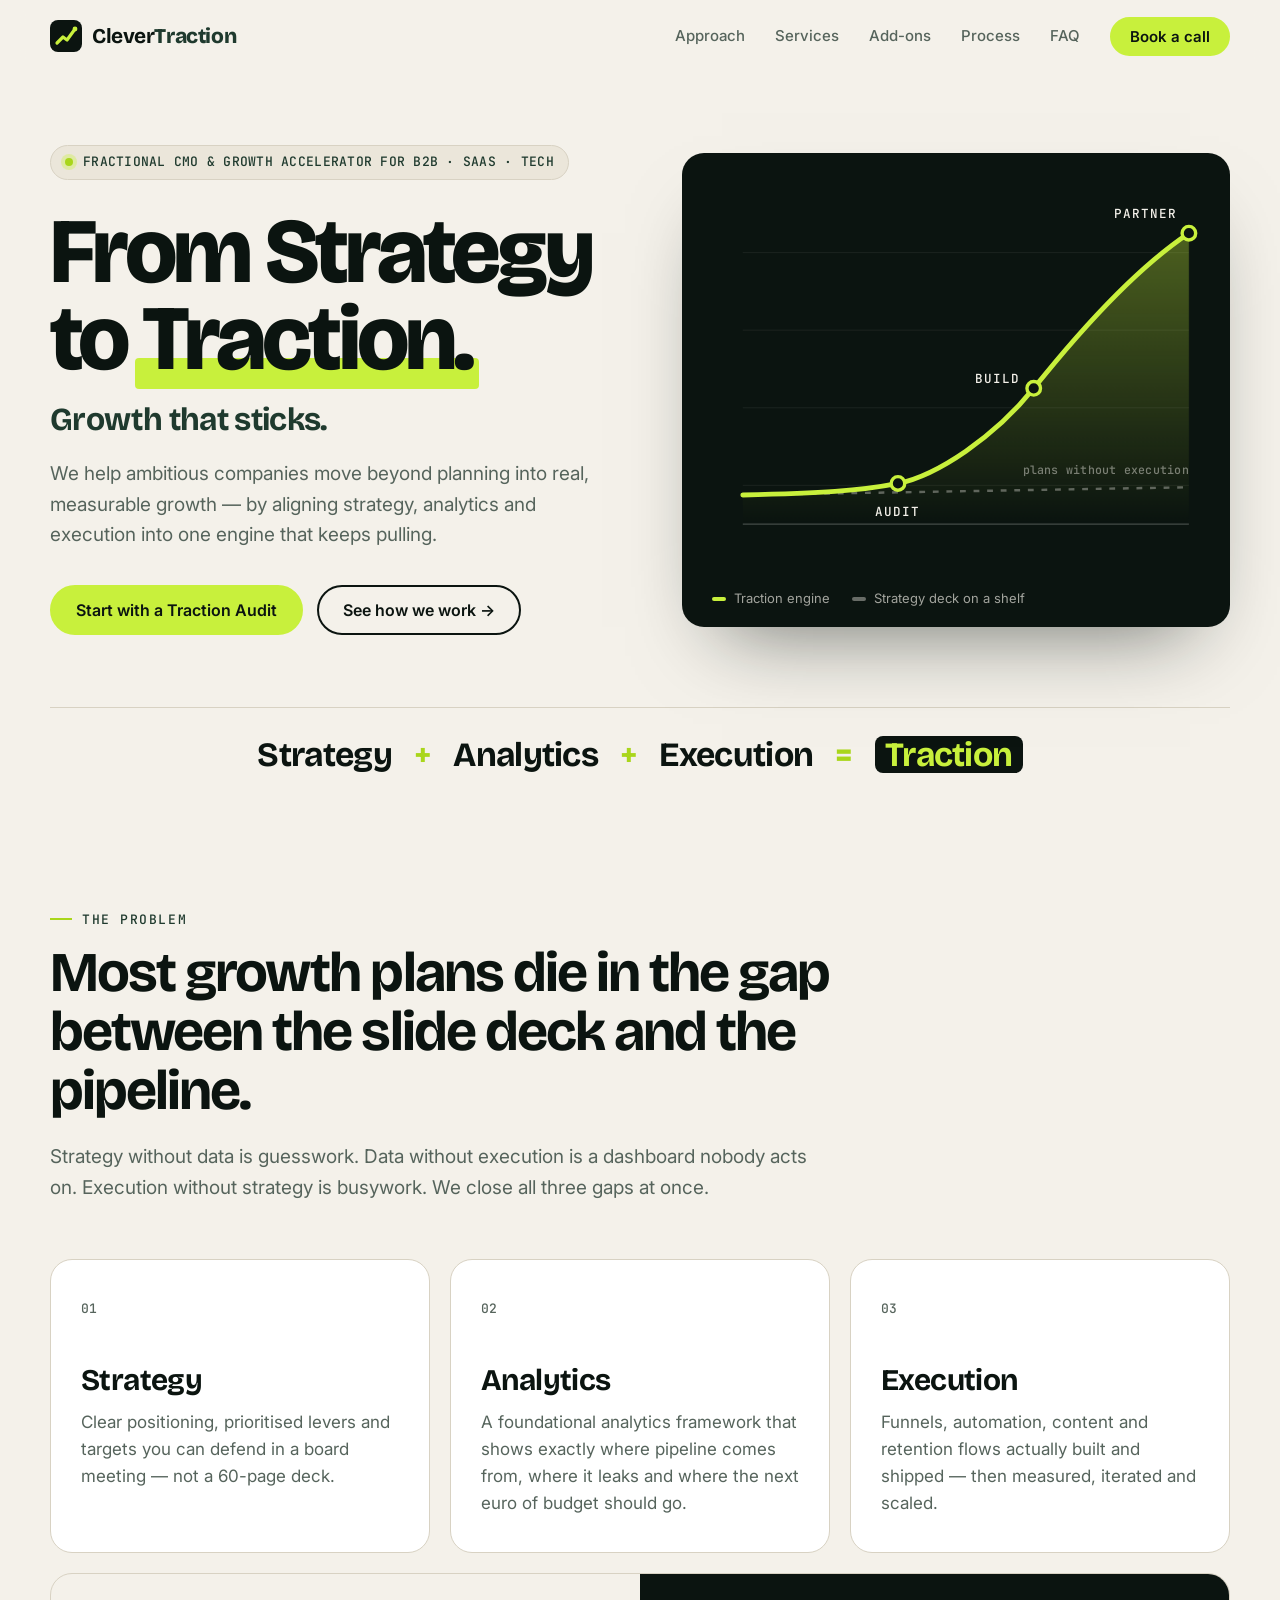
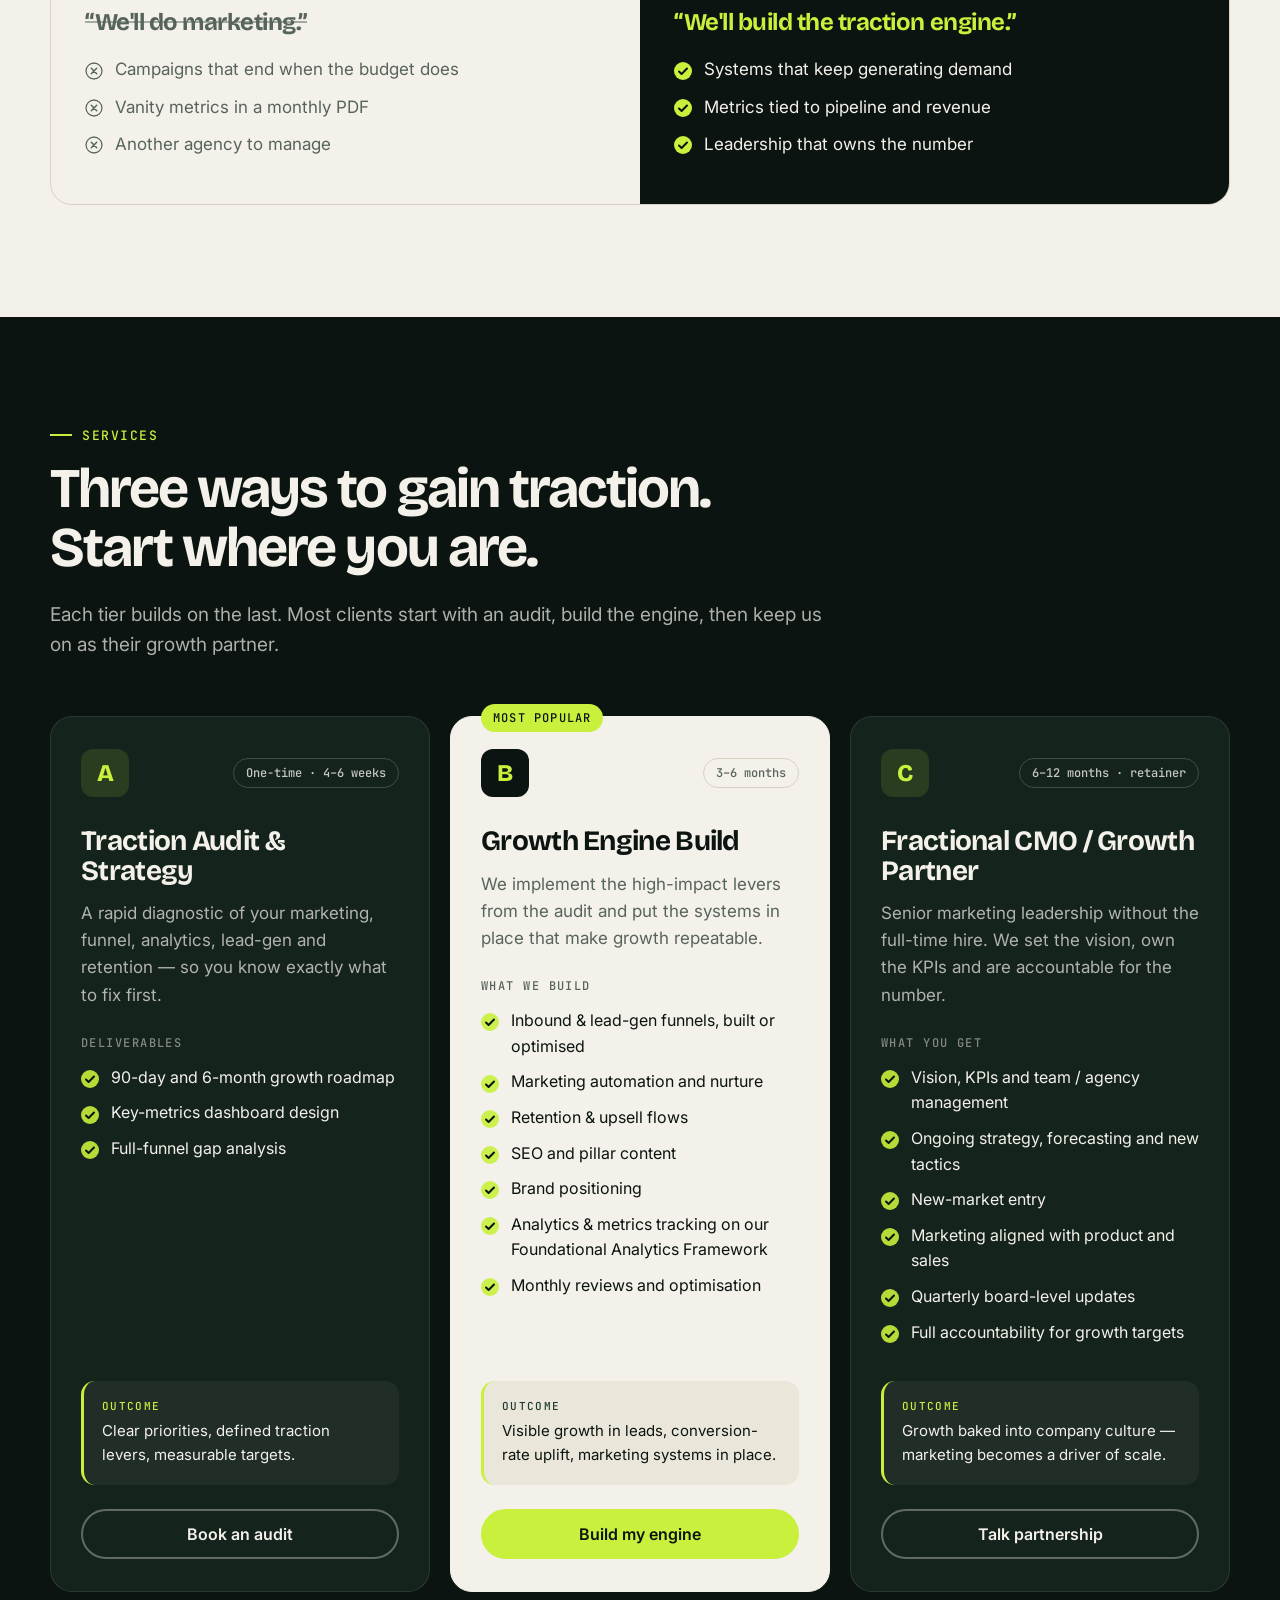
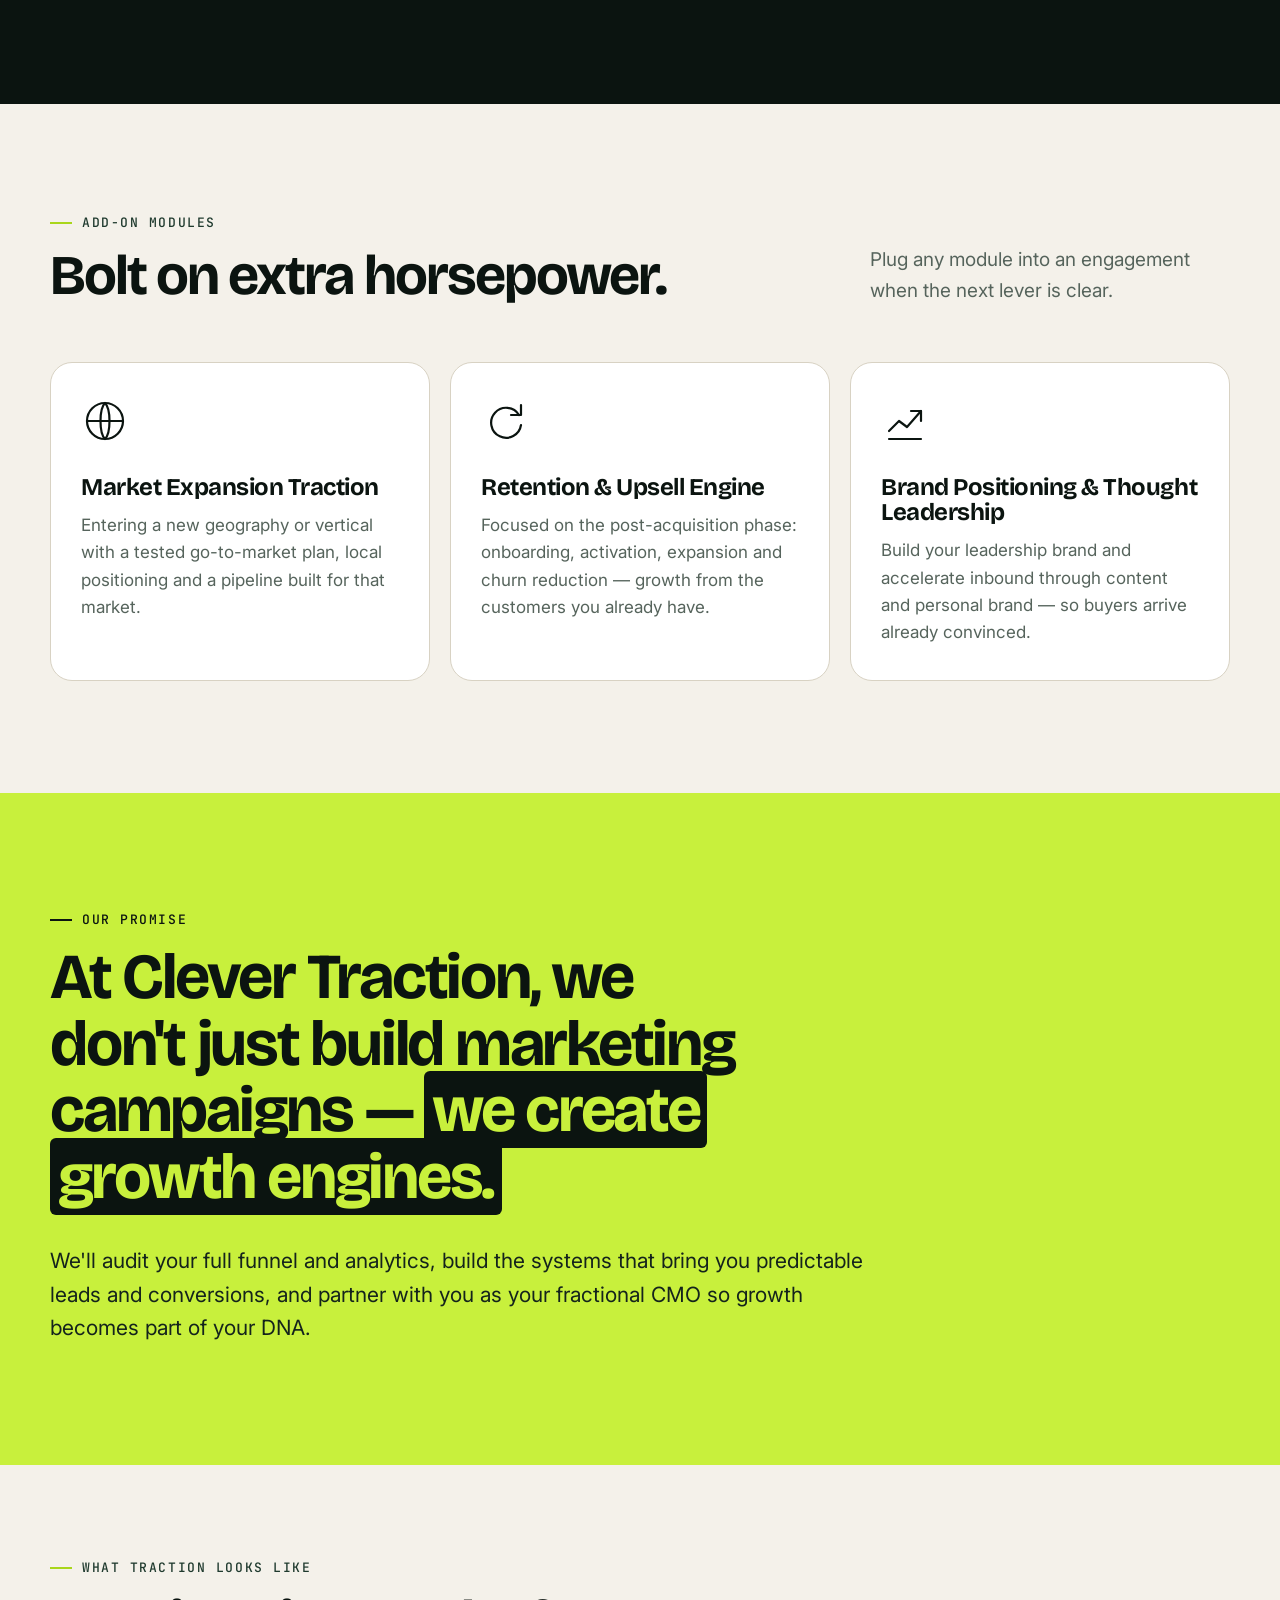
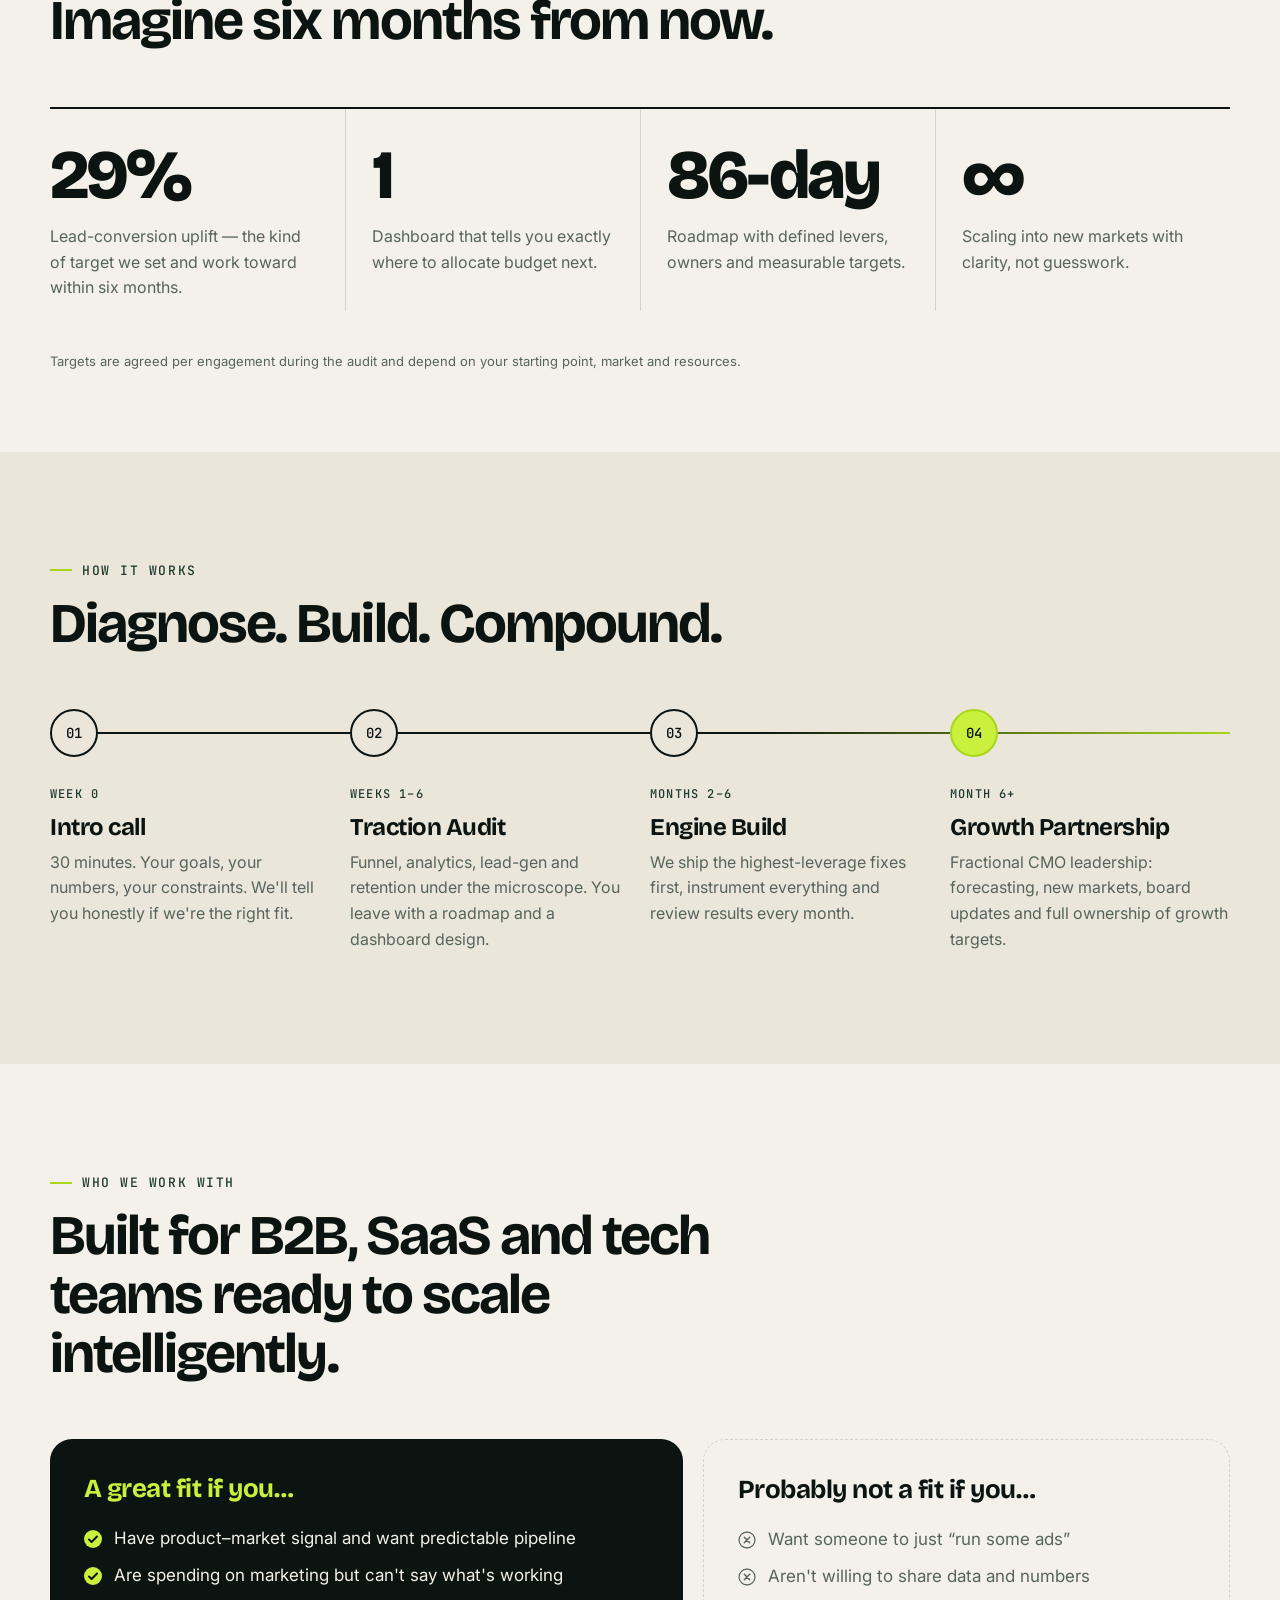
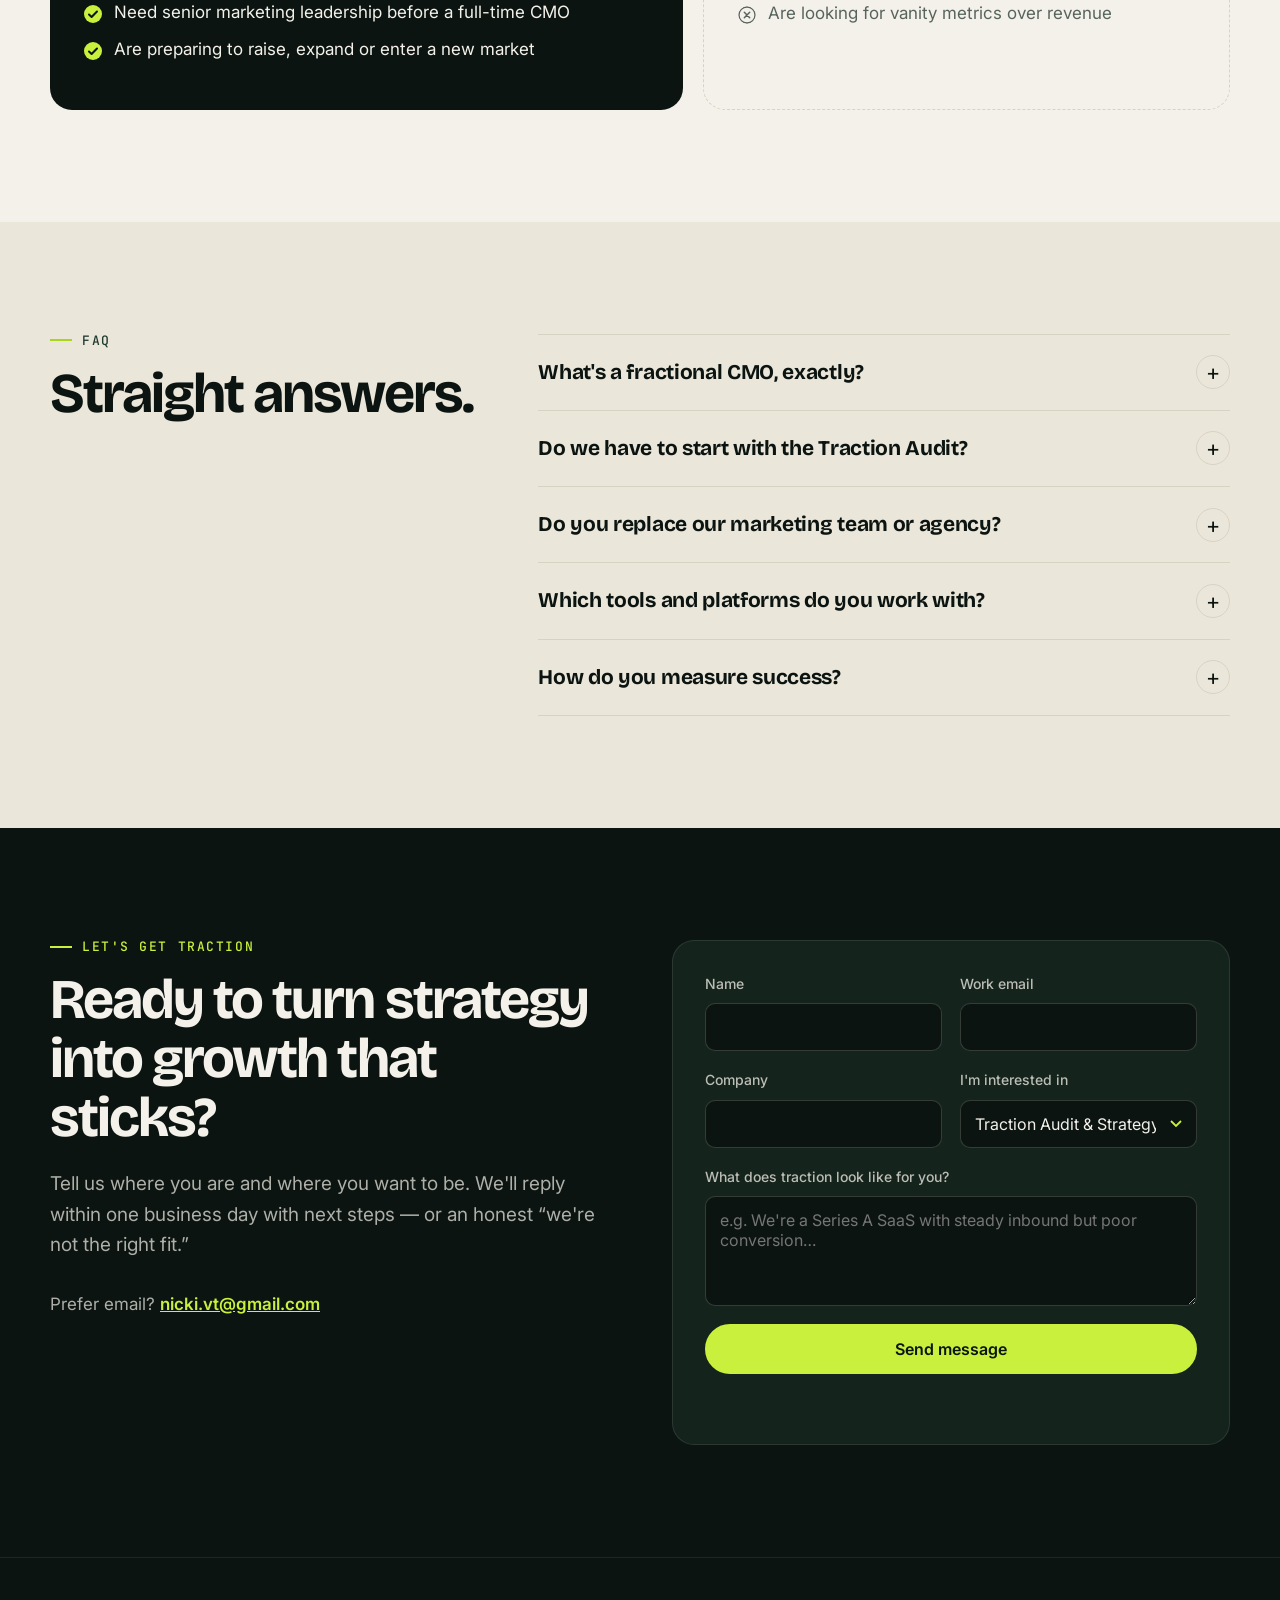
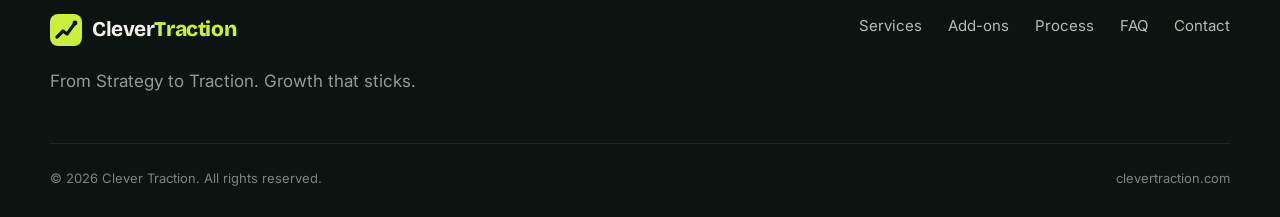
<file: index.html>
<!DOCTYPE html>
<html lang="en">
<head>
  <meta charset="utf-8">
  <meta name="viewport" content="width=device-width, initial-scale=1">
  <title>Clever Traction — From Strategy to Traction. Growth that sticks.</title>
  <meta name="description" content="Clever Traction is a boutique growth accelerator and fractional CMO service for B2B, SaaS and tech companies. We align strategy, analytics and execution to build growth engines that deliver measurable traction.">
  <link rel="canonical" href="https://clevertraction.com/">
  <meta name="theme-color" content="#0B1410">

  <meta property="og:type" content="website">
  <meta property="og:url" content="https://clevertraction.com/">
  <meta property="og:title" content="Clever Traction — Growth that sticks.">
  <meta property="og:description" content="Boutique growth accelerator and fractional CMO for B2B, SaaS and tech. We don't just run campaigns — we build the traction engine.">
  <meta name="twitter:card" content="summary_large_image">

  <link rel="icon" href="favicon.svg" type="image/svg+xml">
  <link rel="preconnect" href="https://fonts.googleapis.com">
  <link rel="preconnect" href="https://fonts.gstatic.com" crossorigin>
  <link href="https://fonts.googleapis.com/css2?family=Bricolage+Grotesque:opsz,wght@12..96,500;12..96,700;12..96,800&family=Inter:wght@400;500;600&family=JetBrains+Mono:wght@500&display=swap" rel="stylesheet">
  <link rel="stylesheet" href="assets/css/styles.css">

  <script type="application/ld+json">
  {
    "@context": "https://schema.org",
    "@type": "ProfessionalService",
    "name": "Clever Traction",
    "url": "https://clevertraction.com",
    "slogan": "From Strategy to Traction. Growth that sticks.",
    "description": "Boutique growth accelerator and fractional CMO service for B2B, SaaS and tech companies.",
    "email": "nicki.vt@gmail.com",
    "serviceType": ["Fractional CMO", "Growth Strategy", "Marketing Analytics", "Demand Generation"]
  }
  </script>
</head>
<body>
  <a class="skip" href="#main">Skip to content</a>

  <!-- ============ HEADER ============ -->
  <header class="site-header" id="top">
    <div class="wrap nav">
      <a href="#top" class="logo" aria-label="Clever Traction home">
        <svg viewBox="0 0 32 32" aria-hidden="true"><rect width="32" height="32" rx="8" fill="currentColor"/><path d="M7 23 L13 17 L17 20 L25 9" fill="none" stroke="#C8F03C" stroke-width="3.2" stroke-linecap="round" stroke-linejoin="round"/><circle cx="25" cy="9" r="2.4" fill="#C8F03C"/></svg>
        <span>Clever<b>Traction</b></span>
      </a>
      <button class="nav-toggle" aria-expanded="false" aria-controls="nav-links" aria-label="Open menu"><span></span><span></span></button>
      <nav id="nav-links" class="nav-links">
        <a href="#approach">Approach</a>
        <a href="#services">Services</a>
        <a href="#add-ons">Add-ons</a>
        <a href="#process">Process</a>
        <a href="#faq">FAQ</a>
        <a href="#contact" class="btn btn-sm">Book a call</a>
      </nav>
    </div>
  </header>

  <main id="main">

    <!-- ============ HERO ============ -->
    <section class="hero">
      <div class="wrap hero-grid">
        <div class="hero-copy">
          <p class="eyebrow"><span class="dot"></span>Fractional CMO &amp; growth accelerator for B2B · SaaS · Tech</p>
          <h1>From Strategy<br>to <span class="hl">Traction.</span></h1>
          <p class="hero-sub">Growth that sticks.</p>
          <p class="lede">We help ambitious companies move beyond planning into real, measurable growth — by aligning strategy, analytics and execution into one engine that keeps pulling.</p>
          <div class="cta-row">
            <a href="#contact" class="btn">Start with a Traction Audit</a>
            <a href="#services" class="btn btn-ghost">See how we work →</a>
          </div>
        </div>

        <figure class="hero-chart" aria-label="Illustration: growth curve moving from flat planning to compounding traction">
          <svg viewBox="0 0 520 420" role="img">
            <defs>
              <linearGradient id="fill" x1="0" x2="0" y1="0" y2="1">
                <stop offset="0" stop-color="#C8F03C" stop-opacity=".35"/>
                <stop offset="1" stop-color="#C8F03C" stop-opacity="0"/>
              </linearGradient>
            </defs>
            <g class="grid">
              <line x1="40" y1="80" x2="500" y2="80"/><line x1="40" y1="160" x2="500" y2="160"/>
              <line x1="40" y1="240" x2="500" y2="240"/><line x1="40" y1="320" x2="500" y2="320"/>
            </g>
            <path class="area" d="M40 330 C120 328 160 326 200 318 S 300 270 340 220 S 440 100 500 60 L500 360 L40 360 Z" fill="url(#fill)"/>
            <path class="flat" d="M40 330 L500 322" />
            <path class="curve" d="M40 330 C120 328 160 326 200 318 S 300 270 340 220 S 440 100 500 60"/>
            <g class="marker" style="--d:.9s"><circle cx="200" cy="318" r="7"/><text x="200" y="352" text-anchor="middle">AUDIT</text></g>
            <g class="marker" style="--d:1.3s"><circle cx="340" cy="220" r="7"/><text x="326" y="214" text-anchor="end">BUILD</text></g>
            <g class="marker" style="--d:1.7s"><circle cx="500" cy="60" r="7"/><text x="488" y="44" text-anchor="end">PARTNER</text></g>
            <text class="label-flat" x="500" y="308" text-anchor="end">plans without execution</text>
            <line x1="40" y1="360" x2="500" y2="360" class="axis"/>
          </svg>
          <figcaption>
            <span><i class="sw sw-lime"></i>Traction engine</span>
            <span><i class="sw sw-grey"></i>Strategy deck on a shelf</span>
          </figcaption>
        </figure>
      </div>

      <div class="wrap pillars-strip">
        <span>Strategy</span><span class="plus">+</span>
        <span>Analytics</span><span class="plus">+</span>
        <span>Execution</span><span class="plus">=</span>
        <span class="hl-text">Traction</span>
      </div>
    </section>

    <!-- ============ APPROACH ============ -->
    <section class="section" id="approach">
      <div class="wrap">
        <div class="section-head">
          <p class="kicker">The problem</p>
          <h2>Most growth plans die in the gap between the slide deck and the pipeline.</h2>
          <p class="section-lede">Strategy without data is guesswork. Data without execution is a dashboard nobody acts on. Execution without strategy is busywork. We close all three gaps at once.</p>
        </div>

        <div class="pillars">
          <article class="pillar">
            <span class="num">01</span>
            <h3>Strategy</h3>
            <p>Clear positioning, prioritised levers and targets you can defend in a board meeting — not a 60-page deck.</p>
          </article>
          <article class="pillar">
            <span class="num">02</span>
            <h3>Analytics</h3>
            <p>A foundational analytics framework that shows exactly where pipeline comes from, where it leaks and where the next euro of budget should go.</p>
          </article>
          <article class="pillar">
            <span class="num">03</span>
            <h3>Execution</h3>
            <p>Funnels, automation, content and retention flows actually built and shipped — then measured, iterated and scaled.</p>
          </article>
        </div>

        <div class="contrast">
          <div>
            <p class="contrast-label">“We'll do marketing.”</p>
            <ul class="x-list">
              <li>Campaigns that end when the budget does</li>
              <li>Vanity metrics in a monthly PDF</li>
              <li>Another agency to manage</li>
            </ul>
          </div>
          <div class="contrast-us">
            <p class="contrast-label">“We'll build the traction engine.”</p>
            <ul class="check-list">
              <li>Systems that keep generating demand</li>
              <li>Metrics tied to pipeline and revenue</li>
              <li>Leadership that owns the number</li>
            </ul>
          </div>
        </div>
      </div>
    </section>

    <!-- ============ SERVICES ============ -->
    <section class="section section-dark" id="services">
      <div class="wrap">
        <div class="section-head">
          <p class="kicker">Services</p>
          <h2>Three ways to gain traction. Start where you are.</h2>
          <p class="section-lede">Each tier builds on the last. Most clients start with an audit, build the engine, then keep us on as their growth partner.</p>
        </div>

        <div class="tiers">
          <article class="tier">
            <header>
              <span class="tier-letter">A</span>
              <span class="chip">One-time · 4–6 weeks</span>
            </header>
            <h3>Traction Audit &amp; Strategy</h3>
            <p class="tier-intro">A rapid diagnostic of your marketing, funnel, analytics, lead-gen and retention — so you know exactly what to fix first.</p>
            <h4>Deliverables</h4>
            <ul class="check-list">
              <li>90-day and 6-month growth roadmap</li>
              <li>Key-metrics dashboard design</li>
              <li>Full-funnel gap analysis</li>
            </ul>
            <div class="outcome">
              <span>Outcome</span>
              Clear priorities, defined traction levers, measurable targets.
            </div>
            <a href="#contact" class="btn btn-ghost-light" data-interest="Traction Audit & Strategy">Book an audit</a>
          </article>

          <article class="tier tier-featured">
            <header>
              <span class="tier-letter">B</span>
              <span class="chip">3–6 months</span>
            </header>
            <p class="ribbon">Most popular</p>
            <h3>Growth Engine Build</h3>
            <p class="tier-intro">We implement the high-impact levers from the audit and put the systems in place that make growth repeatable.</p>
            <h4>What we build</h4>
            <ul class="check-list">
              <li>Inbound &amp; lead-gen funnels, built or optimised</li>
              <li>Marketing automation and nurture</li>
              <li>Retention &amp; upsell flows</li>
              <li>SEO and pillar content</li>
              <li>Brand positioning</li>
              <li>Analytics &amp; metrics tracking on our Foundational Analytics Framework</li>
              <li>Monthly reviews and optimisation</li>
            </ul>
            <div class="outcome">
              <span>Outcome</span>
              Visible growth in leads, conversion-rate uplift, marketing systems in place.
            </div>
            <a href="#contact" class="btn" data-interest="Growth Engine Build">Build my engine</a>
          </article>

          <article class="tier">
            <header>
              <span class="tier-letter">C</span>
              <span class="chip">6–12 months · retainer</span>
            </header>
            <h3>Fractional CMO / Growth Partner</h3>
            <p class="tier-intro">Senior marketing leadership without the full-time hire. We set the vision, own the KPIs and are accountable for the number.</p>
            <h4>What you get</h4>
            <ul class="check-list">
              <li>Vision, KPIs and team / agency management</li>
              <li>Ongoing strategy, forecasting and new tactics</li>
              <li>New-market entry</li>
              <li>Marketing aligned with product and sales</li>
              <li>Quarterly board-level updates</li>
              <li>Full accountability for growth targets</li>
            </ul>
            <div class="outcome">
              <span>Outcome</span>
              Growth baked into company culture — marketing becomes a driver of scale.
            </div>
            <a href="#contact" class="btn btn-ghost-light" data-interest="Fractional CMO / Growth Partner">Talk partnership</a>
          </article>
        </div>
      </div>
    </section>

    <!-- ============ ADD-ONS ============ -->
    <section class="section" id="add-ons">
      <div class="wrap">
        <div class="section-head section-head-row">
          <div>
            <p class="kicker">Add-on modules</p>
            <h2>Bolt on extra horsepower.</h2>
          </div>
          <p class="section-lede">Plug any module into an engagement when the next lever is clear.</p>
        </div>

        <div class="addons">
          <article class="addon">
            <svg viewBox="0 0 48 48" aria-hidden="true"><circle cx="24" cy="24" r="18"/><path d="M6 24h36M24 6c6 6 6 30 0 36M24 6c-6 6-6 30 0 36"/></svg>
            <h3>Market Expansion Traction</h3>
            <p>Entering a new geography or vertical with a tested go-to-market plan, local positioning and a pipeline built for that market.</p>
          </article>
          <article class="addon">
            <svg viewBox="0 0 48 48" aria-hidden="true"><path d="M38 18a15 15 0 1 0 2 10"/><path d="M40 8v10H30"/></svg>
            <h3>Retention &amp; Upsell Engine</h3>
            <p>Focused on the post-acquisition phase: onboarding, activation, expansion and churn reduction — growth from the customers you already have.</p>
          </article>
          <article class="addon">
            <svg viewBox="0 0 48 48" aria-hidden="true"><path d="M8 34l10-10 8 6 14-16"/><path d="M30 14h10v10"/><path d="M8 42h32"/></svg>
            <h3>Brand Positioning &amp; Thought Leadership</h3>
            <p>Build your leadership brand and accelerate inbound through content and personal brand — so buyers arrive already convinced.</p>
          </article>
        </div>
      </div>
    </section>

    <!-- ============ MANIFESTO ============ -->
    <section class="manifesto">
      <div class="wrap">
        <p class="kicker">Our promise</p>
        <blockquote>
          At Clever Traction, we don't just build marketing campaigns — <mark>we create growth engines.</mark>
        </blockquote>
        <p class="manifesto-body">We'll audit your full funnel and analytics, build the systems that bring you predictable leads and conversions, and partner with you as your fractional CMO so growth becomes part of your DNA.</p>
      </div>
    </section>

    <!-- ============ OUTCOMES ============ -->
    <section class="section section-tight">
      <div class="wrap">
        <div class="section-head">
          <p class="kicker">What traction looks like</p>
          <h2>Imagine six months from now.</h2>
        </div>
        <div class="stats">
          <div class="stat">
            <p class="stat-num"><span data-count="30">30</span>%</p>
            <p class="stat-label">Lead-conversion uplift — the kind of target we set and work toward within six months.</p>
          </div>
          <div class="stat">
            <p class="stat-num">1</p>
            <p class="stat-label">Dashboard that tells you exactly where to allocate budget next.</p>
          </div>
          <div class="stat">
            <p class="stat-num"><span data-count="90">90</span>-day</p>
            <p class="stat-label">Roadmap with defined levers, owners and measurable targets.</p>
          </div>
          <div class="stat">
            <p class="stat-num">∞</p>
            <p class="stat-label">Scaling into new markets with clarity, not guesswork.</p>
          </div>
        </div>
        <p class="fineprint">Targets are agreed per engagement during the audit and depend on your starting point, market and resources.</p>
      </div>
    </section>

    <!-- ============ PROCESS ============ -->
    <section class="section section-alt" id="process">
      <div class="wrap">
        <div class="section-head">
          <p class="kicker">How it works</p>
          <h2>Diagnose. Build. Compound.</h2>
        </div>
        <ol class="timeline">
          <li>
            <span class="t-when">Week 0</span>
            <h3>Intro call</h3>
            <p>30 minutes. Your goals, your numbers, your constraints. We'll tell you honestly if we're the right fit.</p>
          </li>
          <li>
            <span class="t-when">Weeks 1–6</span>
            <h3>Traction Audit</h3>
            <p>Funnel, analytics, lead-gen and retention under the microscope. You leave with a roadmap and a dashboard design.</p>
          </li>
          <li>
            <span class="t-when">Months 2–6</span>
            <h3>Engine Build</h3>
            <p>We ship the highest-leverage fixes first, instrument everything and review results every month.</p>
          </li>
          <li>
            <span class="t-when">Month 6+</span>
            <h3>Growth Partnership</h3>
            <p>Fractional CMO leadership: forecasting, new markets, board updates and full ownership of growth targets.</p>
          </li>
        </ol>
      </div>
    </section>

    <!-- ============ FIT ============ -->
    <section class="section">
      <div class="wrap">
        <div class="section-head">
          <p class="kicker">Who we work with</p>
          <h2>Built for B2B, SaaS and tech teams ready to scale intelligently.</h2>
        </div>
        <div class="fit">
          <div class="fit-col fit-yes">
            <h3>A great fit if you…</h3>
            <ul class="check-list">
              <li>Have product–market signal and want predictable pipeline</li>
              <li>Are spending on marketing but can't say what's working</li>
              <li>Need senior marketing leadership before a full-time CMO</li>
              <li>Are preparing to raise, expand or enter a new market</li>
            </ul>
          </div>
          <div class="fit-col fit-no">
            <h3>Probably not a fit if you…</h3>
            <ul class="x-list">
              <li>Want someone to just “run some ads”</li>
              <li>Aren't willing to share data and numbers</li>
              <li>Are looking for vanity metrics over revenue</li>
            </ul>
          </div>
        </div>
      </div>
    </section>

    <!-- ============ FAQ ============ -->
    <section class="section section-alt" id="faq">
      <div class="wrap faq-wrap">
        <div class="section-head">
          <p class="kicker">FAQ</p>
          <h2>Straight answers.</h2>
        </div>
        <div class="faq">
          <details>
            <summary>What's a fractional CMO, exactly?</summary>
            <p>Senior marketing leadership on a part-time basis. You get the strategy, accountability and team leadership of a CMO for a fraction of the cost and commitment of a full-time executive hire.</p>
          </details>
          <details>
            <summary>Do we have to start with the Traction Audit?</summary>
            <p>It's the recommended starting point, because it tells both of us exactly where the leverage is. If you already have a solid diagnosis, we can review it and go straight into a Growth Engine Build.</p>
          </details>
          <details>
            <summary>Do you replace our marketing team or agency?</summary>
            <p>No — we make them more effective. We set direction, define KPIs and manage the team or agencies you already have, and fill gaps where needed.</p>
          </details>
          <details>
            <summary>Which tools and platforms do you work with?</summary>
            <p>We're tool-agnostic. We work with your existing stack — CRM, marketing automation, analytics and BI — and recommend changes only when they unlock measurable impact.</p>
          </details>
          <details>
            <summary>How do you measure success?</summary>
            <p>Against targets agreed during the audit: pipeline, conversion rates, CAC, retention and revenue contribution — not impressions or likes.</p>
          </details>
        </div>
      </div>
    </section>

    <!-- ============ CONTACT ============ -->
    <section class="section section-dark contact" id="contact">
      <div class="wrap contact-grid">
        <div>
          <p class="kicker">Let's get traction</p>
          <h2>Ready to turn strategy into growth that sticks?</h2>
          <p class="section-lede">Tell us where you are and where you want to be. We'll reply within one business day with next steps — or an honest “we're not the right fit.”</p>
          <p class="contact-direct">Prefer email? <a href="mailto:nicki.vt@gmail.com">nicki.vt@gmail.com</a></p>
        </div>

        <form class="form" id="contact-form" novalidate>
          <div class="field-row">
            <label>Name<input name="name" type="text" autocomplete="name" required></label>
            <label>Work email<input name="email" type="email" autocomplete="email" required></label>
          </div>
          <div class="field-row">
            <label>Company<input name="company" type="text" autocomplete="organization"></label>
            <label>I'm interested in
              <select name="interest" id="interest">
                <option>Traction Audit &amp; Strategy</option>
                <option>Growth Engine Build</option>
                <option>Fractional CMO / Growth Partner</option>
                <option>An add-on module</option>
                <option>Not sure yet</option>
              </select>
            </label>
          </div>
          <label>What does traction look like for you?<textarea name="message" rows="4" placeholder="e.g. We're a Series A SaaS with steady inbound but poor conversion…"></textarea></label>
          <button type="submit" class="btn btn-block">Send message</button>
          <p class="form-status" role="status" aria-live="polite"></p>
        </form>
      </div>
    </section>
  </main>

  <!-- ============ FOOTER ============ -->
  <footer class="site-footer">
    <div class="wrap footer-grid">
      <div>
        <a href="#top" class="logo logo-light">
          <svg viewBox="0 0 32 32" aria-hidden="true"><rect width="32" height="32" rx="8" fill="#C8F03C"/><path d="M7 23 L13 17 L17 20 L25 9" fill="none" stroke="#0B1410" stroke-width="3.2" stroke-linecap="round" stroke-linejoin="round"/><circle cx="25" cy="9" r="2.4" fill="#0B1410"/></svg>
          <span>Clever<b>Traction</b></span>
        </a>
        <p class="footer-tag">From Strategy to Traction. Growth that sticks.</p>
      </div>
      <nav class="footer-nav" aria-label="Footer">
        <a href="#services">Services</a>
        <a href="#add-ons">Add-ons</a>
        <a href="#process">Process</a>
        <a href="#faq">FAQ</a>
        <a href="#contact">Contact</a>
      </nav>
    </div>
    <div class="wrap footer-base">
      <span>© <span id="year">2026</span> Clever Traction. All rights reserved.</span>
      <span>clevertraction.com</span>
    </div>
  </footer>

  <script src="assets/js/main.js" defer></script>
</body>
</html>
</file>
<file: assets/css/styles.css>
/* ==========================================================
   Clever Traction — styles
   ========================================================== */
:root {
  --ink: #0B1410;
  --ink-2: #14231C;
  --moss: #1F3A2E;
  --paper: #F4F1EA;
  --paper-2: #EBE6DA;
  --line: #D8D2C3;
  --muted: #56645C;
  --lime: #C8F03C;
  --lime-deep: #A9D61B;
  --white: #FFFFFF;

  --f-display: "Bricolage Grotesque", "Inter", system-ui, sans-serif;
  --f-body: "Inter", system-ui, -apple-system, "Segoe UI", sans-serif;
  --f-mono: "JetBrains Mono", ui-monospace, Menlo, monospace;

  --r: 14px;
  --r-lg: 22px;
  --wrap: 1180px;
  --ease: cubic-bezier(.2, .7, .2, 1);
}

*, *::before, *::after { box-sizing: border-box; }
html { scroll-behavior: smooth; scroll-padding-top: 84px; }
body {
  margin: 0;
  font-family: var(--f-body);
  font-size: 17px;
  line-height: 1.6;
  color: var(--ink);
  background: var(--paper);
  -webkit-font-smoothing: antialiased;
}
img, svg { display: block; max-width: 100%; }
a { color: inherit; }
h1, h2, h3, h4 { font-family: var(--f-display); line-height: 1.05; margin: 0; letter-spacing: -0.02em; }
p { margin: 0; }
ul { margin: 0; padding: 0; list-style: none; }

.wrap { width: min(100% - 40px, var(--wrap)); margin-inline: auto; }

.skip { position: absolute; left: -999px; top: 8px; background: var(--lime); padding: 8px 14px; z-index: 100; border-radius: 8px; }
.skip:focus { left: 8px; }

:focus-visible { outline: 3px solid var(--lime-deep); outline-offset: 3px; border-radius: 6px; }

/* ---------- Buttons ---------- */
.btn {
  display: inline-flex; align-items: center; justify-content: center; gap: .5em;
  padding: 15px 24px;
  font: 600 16px/1 var(--f-body);
  color: var(--ink); background: var(--lime);
  border: 2px solid var(--lime); border-radius: 999px;
  text-decoration: none; cursor: pointer;
  transition: transform .2s var(--ease), background .2s, box-shadow .2s;
}
.btn:hover { transform: translateY(-2px); box-shadow: 0 10px 24px -10px rgba(169, 214, 27, .8); }
.btn-sm { padding: 10px 18px; font-size: 15px; }
.btn-block { width: 100%; }
.btn-ghost { background: transparent; border-color: var(--ink); }
.btn-ghost:hover { background: var(--ink); color: var(--paper); box-shadow: none; }
.btn-ghost-light { background: transparent; color: var(--paper); border-color: rgba(244,241,234,.35); }
.btn-ghost-light:hover { border-color: var(--lime); color: var(--lime); box-shadow: none; }

/* ---------- Header ---------- */
.site-header {
  position: sticky; top: 0; z-index: 50;
  background: rgba(244, 241, 234, .85);
  backdrop-filter: saturate(1.4) blur(12px);
  -webkit-backdrop-filter: saturate(1.4) blur(12px);
  border-bottom: 1px solid transparent;
  transition: border-color .3s;
}
.site-header.scrolled { border-color: var(--line); }
.nav { display: flex; align-items: center; justify-content: space-between; height: 72px; }
.logo { display: inline-flex; align-items: center; gap: 10px; text-decoration: none; font: 700 21px/1 var(--f-display); letter-spacing: -0.02em; color: var(--ink); }
.logo svg { width: 32px; height: 32px; color: var(--ink); }
.logo b { font-weight: 800; color: var(--moss); }
.logo-light { color: var(--paper); }
.logo-light b { color: var(--lime); }

.nav-links { display: flex; align-items: center; gap: 30px; }
.nav-links a:not(.btn) { text-decoration: none; font-weight: 500; font-size: 15px; color: var(--muted); transition: color .2s; }
.nav-links a:not(.btn):hover { color: var(--ink); }
.nav-toggle { display: none; background: none; border: 0; width: 44px; height: 44px; cursor: pointer; position: relative; }
.nav-toggle span { position: absolute; left: 11px; right: 11px; height: 2px; background: var(--ink); transition: transform .25s var(--ease), top .25s; }
.nav-toggle span:first-child { top: 17px; }
.nav-toggle span:last-child { top: 25px; }
.nav-toggle[aria-expanded="true"] span:first-child { top: 21px; transform: rotate(45deg); }
.nav-toggle[aria-expanded="true"] span:last-child { top: 21px; transform: rotate(-45deg); }

/* ---------- Hero ---------- */
.hero { padding: 72px 0 0; overflow: hidden; }
.hero-grid { display: grid; grid-template-columns: 1.05fr 1fr; gap: 56px; align-items: center; }
.eyebrow {
  display: inline-flex; align-items: center; gap: 10px;
  font: 500 13px/1.3 var(--f-mono); letter-spacing: .02em; text-transform: uppercase;
  color: var(--moss); background: var(--paper-2); border: 1px solid var(--line);
  padding: 8px 14px; border-radius: 999px; margin-bottom: 28px;
}
.dot { width: 8px; height: 8px; border-radius: 50%; background: var(--lime-deep); box-shadow: 0 0 0 4px rgba(200,240,60,.35); animation: pulse 2s infinite; flex-shrink: 0; }
@keyframes pulse { 50% { box-shadow: 0 0 0 8px rgba(200,240,60,0); } }

.hero h1 { font-size: clamp(48px, 7.2vw, 96px); font-weight: 800; letter-spacing: -0.04em; line-height: .95; }
.hl { position: relative; white-space: nowrap; z-index: 0; }
.hl::after {
  content: ""; position: absolute; left: -2%; right: -2%; bottom: .06em; height: .34em;
  background: var(--lime); z-index: -1; border-radius: 4px;
  transform-origin: left; animation: swipe .9s .3s var(--ease) both;
}
@keyframes swipe { from { transform: scaleX(0); } }
.hero-sub { font: 700 clamp(24px, 2.6vw, 32px)/1.2 var(--f-display); color: var(--moss); margin-top: 18px; letter-spacing: -0.02em; }
.lede { font-size: 19px; color: var(--muted); max-width: 33em; margin-top: 20px; }
.cta-row { display: flex; flex-wrap: wrap; gap: 14px; margin-top: 34px; }

.hero-chart {
  margin: 0; background: var(--ink); border-radius: var(--r-lg); padding: 22px 22px 18px;
  box-shadow: 0 40px 80px -40px rgba(11,20,16,.6);
  position: relative;
}
.hero-chart svg { width: 100%; height: auto; }
.hero-chart .grid line { stroke: rgba(244,241,234,.07); stroke-width: 1; }
.hero-chart .axis { stroke: rgba(244,241,234,.25); stroke-width: 1.5; }
.hero-chart .flat { stroke: rgba(244,241,234,.35); stroke-width: 2.5; stroke-dasharray: 6 8; fill: none; }
.hero-chart .curve {
  stroke: var(--lime); stroke-width: 5; fill: none; stroke-linecap: round;
  stroke-dasharray: 700; stroke-dashoffset: 700; animation: draw 2s .4s var(--ease) forwards;
}
.hero-chart .area { opacity: 0; animation: fade 1s 1.4s forwards; }
@keyframes draw { to { stroke-dashoffset: 0; } }
@keyframes fade { to { opacity: 1; } }
.hero-chart .marker { opacity: 0; animation: fade .5s var(--d) forwards; }
.hero-chart .marker circle { fill: var(--ink); stroke: var(--lime); stroke-width: 3.5; }
.hero-chart text { font: 500 13px var(--f-mono); fill: var(--paper); letter-spacing: .08em; }
.hero-chart .label-flat { fill: rgba(244,241,234,.45); font-size: 12px; letter-spacing: .02em; }
.hero-chart figcaption { display: flex; gap: 22px; flex-wrap: wrap; padding: 6px 8px 0; font-size: 13px; color: rgba(244,241,234,.65); }
.sw { display: inline-block; width: 14px; height: 4px; border-radius: 2px; margin-right: 8px; vertical-align: middle; }
.sw-lime { background: var(--lime); }
.sw-grey { background: rgba(244,241,234,.4); }

.pillars-strip {
  display: flex; justify-content: center; flex-wrap: wrap; gap: 6px 22px;
  margin-top: 72px; padding: 28px 0;
  border-top: 1px solid var(--line);
  font: 700 clamp(22px, 3vw, 34px)/1.1 var(--f-display); letter-spacing: -0.02em; color: var(--ink);
}
.pillars-strip .plus { color: var(--lime-deep); }
.hl-text { background: var(--ink); color: var(--lime); padding: 0 .3em; border-radius: 8px; }

/* ---------- Sections ---------- */
.section { padding: 112px 0; }
.section-tight { padding: 96px 0 80px; }
.section-alt { background: var(--paper-2); }
.section-dark { background: var(--ink); color: var(--paper); }
.section-head { max-width: 780px; margin-bottom: 56px; }
.section-head-row { max-width: none; display: flex; justify-content: space-between; align-items: end; gap: 32px; }
.section-head-row .section-lede { max-width: 360px; margin: 0; }
.kicker { font: 500 13px/1 var(--f-mono); text-transform: uppercase; letter-spacing: .12em; color: var(--moss); margin-bottom: 18px; display: flex; align-items: center; gap: 10px; }
.kicker::before { content: ""; width: 22px; height: 2px; background: var(--lime-deep); }
.section-dark .kicker { color: var(--lime); }
.section-dark .kicker::before { background: var(--lime); }
h2 { font-size: clamp(34px, 4.4vw, 56px); font-weight: 700; letter-spacing: -0.035em; }
.section-lede { font-size: 19px; color: var(--muted); margin-top: 22px; }
.section-dark .section-lede { color: rgba(244,241,234,.7); }

/* Pillars */
.pillars { display: grid; grid-template-columns: repeat(3, 1fr); gap: 20px; }
.pillar { background: var(--white); border: 1px solid var(--line); border-radius: var(--r-lg); padding: 34px 30px; transition: transform .3s var(--ease), box-shadow .3s; }
.pillar:hover { transform: translateY(-4px); box-shadow: 0 24px 40px -28px rgba(11,20,16,.35); }
.pillar .num { font: 500 13px var(--f-mono); color: var(--muted); }
.pillar h3 { font-size: 30px; margin: 44px 0 12px; }
.pillar p { color: var(--muted); }

.contrast { display: grid; grid-template-columns: 1fr 1fr; margin-top: 20px; border-radius: var(--r-lg); overflow: hidden; border: 1px solid var(--line); }
.contrast > div { padding: 34px 34px 36px; }
.contrast-us { background: var(--ink); color: var(--paper); }
.contrast-label { font: 700 24px/1.2 var(--f-display); margin-bottom: 20px; letter-spacing: -0.02em; }
.contrast > div:first-child .contrast-label { color: var(--muted); text-decoration: line-through; text-decoration-color: rgba(86,100,92,.5); }
.contrast-us .contrast-label { color: var(--lime); }

/* Lists */
.check-list li, .x-list li { position: relative; padding-left: 30px; margin-bottom: 10px; }
.check-list li::before, .x-list li::before {
  content: ""; position: absolute; left: 0; top: .32em; width: 18px; height: 18px; border-radius: 50%;
  background: var(--lime) url("data:image/svg+xml,%3Csvg xmlns='http://www.w3.org/2000/svg' viewBox='0 0 18 18'%3E%3Cpath d='M5 9.5l2.6 2.5L13 6.5' fill='none' stroke='%230B1410' stroke-width='2' stroke-linecap='round' stroke-linejoin='round'/%3E%3C/svg%3E") center/100% no-repeat;
}
.x-list li { color: var(--muted); }
.x-list li::before {
  background: transparent url("data:image/svg+xml,%3Csvg xmlns='http://www.w3.org/2000/svg' viewBox='0 0 18 18'%3E%3Ccircle cx='9' cy='9' r='8' fill='none' stroke='%2356645C' stroke-width='1.3'/%3E%3Cpath d='M6.3 6.3l5.4 5.4M11.7 6.3l-5.4 5.4' stroke='%2356645C' stroke-width='1.5' stroke-linecap='round'/%3E%3C/svg%3E") center/100% no-repeat;
}

/* ---------- Tiers ---------- */
.tiers { display: grid; grid-template-columns: repeat(3, 1fr); gap: 20px; align-items: stretch; }
.tier {
  position: relative; display: flex; flex-direction: column;
  background: var(--ink-2); border: 1px solid rgba(244,241,234,.1); border-radius: var(--r-lg);
  padding: 32px 30px;
  transition: transform .3s var(--ease), border-color .3s;
}
.tier:hover { transform: translateY(-4px); border-color: rgba(200,240,60,.4); }
.tier header { display: flex; justify-content: space-between; align-items: center; margin-bottom: 30px; }
.tier-letter { display: grid; place-items: center; width: 48px; height: 48px; border-radius: 12px; background: rgba(200,240,60,.12); color: var(--lime); font: 800 24px var(--f-display); }
.chip { font: 500 12px/1 var(--f-mono); padding: 8px 12px; border-radius: 999px; border: 1px solid rgba(244,241,234,.2); color: rgba(244,241,234,.8); }
.tier h3 { font-size: 28px; letter-spacing: -0.025em; }
.tier-intro { color: rgba(244,241,234,.7); margin: 14px 0 26px; }
.tier h4 { font: 500 12px var(--f-mono); text-transform: uppercase; letter-spacing: .12em; color: rgba(244,241,234,.5); margin-bottom: 14px; }
.tier .check-list { margin-bottom: 26px; font-size: 16px; }
.tier .check-list li::before { background-color: rgba(200,240,60,.9); }
.outcome { margin-top: auto; padding: 18px 18px; border-radius: var(--r); background: rgba(244,241,234,.05); border-left: 3px solid var(--lime); font-size: 15px; color: var(--paper); margin-bottom: 24px; }
.outcome span { display: block; font: 500 11px var(--f-mono); text-transform: uppercase; letter-spacing: .12em; color: var(--lime); margin-bottom: 6px; }
.tier-featured { background: var(--paper); color: var(--ink); border-color: var(--paper); transform: translateY(-12px); }
.tier-featured:hover { transform: translateY(-16px); border-color: var(--lime); }
.tier-featured .tier-letter { background: var(--ink); }
.tier-featured .chip { border-color: var(--line); color: var(--muted); }
.tier-featured .tier-intro { color: var(--muted); }
.tier-featured h4 { color: var(--muted); }
.tier-featured .outcome { background: var(--paper-2); color: var(--ink); }
.tier-featured .outcome span { color: var(--moss); }
.ribbon { position: absolute; top: -13px; left: 30px; font: 500 12px/1 var(--f-mono); text-transform: uppercase; letter-spacing: .1em; background: var(--lime); color: var(--ink); padding: 8px 12px; border-radius: 999px; }

/* ---------- Add-ons ---------- */
.addons { display: grid; grid-template-columns: repeat(3, 1fr); gap: 20px; }
.addon { padding: 34px 30px; border-radius: var(--r-lg); border: 1px solid var(--line); background: var(--white); transition: background .3s, transform .3s var(--ease); }
.addon:hover { background: var(--lime); transform: translateY(-4px); }
.addon svg { width: 48px; height: 48px; fill: none; stroke: var(--ink); stroke-width: 2.2; stroke-linecap: round; stroke-linejoin: round; margin-bottom: 30px; }
.addon h3 { font-size: 24px; margin-bottom: 12px; }
.addon p { color: var(--muted); }
.addon:hover p { color: var(--ink); }

/* ---------- Manifesto ---------- */
.manifesto { background: var(--lime); padding: 120px 0; }
.manifesto .kicker { color: var(--ink); }
.manifesto .kicker::before { background: var(--ink); }
.manifesto blockquote { margin: 0; font: 700 clamp(34px, 5vw, 68px)/1.04 var(--f-display); letter-spacing: -0.035em; max-width: 18ch; }
.manifesto mark { background: var(--ink); color: var(--lime); padding: 0 .12em; border-radius: 6px; -webkit-box-decoration-break: clone; box-decoration-break: clone; }
.manifesto-body { font-size: 21px; max-width: 40em; margin-top: 34px; color: var(--ink-2); }

/* ---------- Stats ---------- */
.stats { display: grid; grid-template-columns: repeat(4, 1fr); border-top: 2px solid var(--ink); }
.stat { padding: 32px 26px 10px 0; }
.stat + .stat { padding-left: 26px; border-left: 1px solid var(--line); }
.stat-num { font: 800 clamp(48px, 5.4vw, 72px)/1 var(--f-display); letter-spacing: -0.04em; }
.stat-label { color: var(--muted); margin-top: 14px; font-size: 16px; }
.fineprint { font-size: 13px; color: var(--muted); margin-top: 40px; }

/* ---------- Timeline ---------- */
.timeline { list-style: none; margin: 0; padding: 0; display: grid; grid-template-columns: repeat(4, 1fr); gap: 20px; counter-reset: step; position: relative; }
.timeline::before { content: ""; position: absolute; left: 0; right: 0; top: 23px; height: 2px; background: linear-gradient(90deg, var(--ink) 0 60%, var(--lime-deep)); }
.timeline li { position: relative; padding-top: 70px; counter-increment: step; }
.timeline li::before {
  content: counter(step, decimal-leading-zero); position: absolute; top: 0; left: 0;
  width: 48px; height: 48px; border-radius: 50%; display: grid; place-items: center;
  background: var(--paper-2); border: 2px solid var(--ink); font: 500 14px var(--f-mono);
}
.timeline li:last-child::before { background: var(--lime); border-color: var(--lime-deep); }
.t-when { font: 500 12px var(--f-mono); text-transform: uppercase; letter-spacing: .1em; color: var(--moss); }
.timeline h3 { font-size: 24px; margin: 8px 0 10px; }
.timeline p { color: var(--muted); font-size: 16px; }

/* ---------- Fit ---------- */
.fit { display: grid; grid-template-columns: 1.2fr 1fr; gap: 20px; }
.fit-col { padding: 36px 34px; border-radius: var(--r-lg); }
.fit-yes { background: var(--ink); color: var(--paper); }
.fit-no { border: 1px dashed var(--line); }
.fit-col h3 { font-size: 26px; margin-bottom: 22px; }
.fit-yes h3 { color: var(--lime); }

/* ---------- FAQ ---------- */
.faq-wrap { display: grid; grid-template-columns: 1fr 1.6fr; gap: 56px; align-items: start; }
.faq-wrap .section-head { margin: 0; position: sticky; top: 110px; }
.faq details { border-bottom: 1px solid var(--line); }
.faq details:first-child { border-top: 1px solid var(--line); }
.faq summary {
  list-style: none; cursor: pointer; padding: 24px 48px 24px 0; position: relative;
  font: 700 21px/1.3 var(--f-display); letter-spacing: -0.015em;
}
.faq summary::-webkit-details-marker { display: none; }
.faq summary::after {
  content: "+"; position: absolute; right: 0; top: 50%; transform: translateY(-50%);
  width: 34px; height: 34px; border-radius: 50%; display: grid; place-items: center;
  border: 1px solid var(--line); font: 400 22px/1 var(--f-body); transition: transform .3s var(--ease), background .2s;
}
.faq details[open] summary::after { transform: translateY(-50%) rotate(45deg); background: var(--lime); border-color: var(--lime); }
.faq details p { color: var(--muted); padding: 0 48px 26px 0; }

/* ---------- Contact ---------- */
.contact-grid { display: grid; grid-template-columns: 1fr 1fr; gap: 64px; align-items: start; }
.contact-direct { margin-top: 30px; color: rgba(244,241,234,.7); }
.contact-direct a { color: var(--lime); font-weight: 600; }
.form { background: var(--ink-2); border: 1px solid rgba(244,241,234,.1); padding: 32px; border-radius: var(--r-lg); display: grid; gap: 18px; }
.field-row { display: grid; grid-template-columns: 1fr 1fr; gap: 18px; }
.form label { display: grid; gap: 8px; font-size: 14px; font-weight: 500; color: rgba(244,241,234,.75); }
.form input, .form select, .form textarea {
  font: 400 16px var(--f-body); color: var(--paper);
  background: var(--ink); border: 1px solid rgba(244,241,234,.18); border-radius: 10px;
  padding: 13px 14px; width: 100%; transition: border-color .2s, box-shadow .2s;
}
.form textarea { resize: vertical; min-height: 110px; }
.form select { appearance: none; background-image: url("data:image/svg+xml,%3Csvg xmlns='http://www.w3.org/2000/svg' viewBox='0 0 12 8'%3E%3Cpath d='M1 1l5 5 5-5' fill='none' stroke='%23C8F03C' stroke-width='1.8'/%3E%3C/svg%3E"); background-repeat: no-repeat; background-position: right 14px center; background-size: 12px; padding-right: 40px; }
.form input:focus, .form select:focus, .form textarea:focus { outline: none; border-color: var(--lime); box-shadow: 0 0 0 3px rgba(200,240,60,.18); }
.form .invalid { border-color: #FF8A7A; }
.form-status { font-size: 14px; min-height: 1.4em; color: var(--lime); }
.form-status.error { color: #FF8A7A; }

/* ---------- Footer ---------- */
.site-footer { background: var(--ink); color: var(--paper); border-top: 1px solid rgba(244,241,234,.08); padding: 56px 0 28px; }
.footer-grid { display: flex; justify-content: space-between; align-items: start; gap: 32px; flex-wrap: wrap; }
.footer-tag { color: rgba(244,241,234,.6); margin-top: 14px; }
.footer-nav { display: flex; gap: 26px; flex-wrap: wrap; }
.footer-nav a { text-decoration: none; color: rgba(244,241,234,.75); font-size: 15px; }
.footer-nav a:hover { color: var(--lime); }
.footer-base { display: flex; justify-content: space-between; flex-wrap: wrap; gap: 12px; margin-top: 48px; padding-top: 24px; border-top: 1px solid rgba(244,241,234,.08); font-size: 13px; color: rgba(244,241,234,.5); }

/* ---------- Reveal on scroll ---------- */
.reveal { opacity: 0; transform: translateY(24px); transition: opacity .7s var(--ease), transform .7s var(--ease); }
.reveal.in { opacity: 1; transform: none; }

/* ---------- Responsive ---------- */
@media (max-width: 1000px) {
  .hero-grid { grid-template-columns: 1fr; gap: 48px; }
  .tiers { grid-template-columns: 1fr; max-width: 620px; }
  .tier-featured, .tier-featured:hover { transform: none; }
  .stats { grid-template-columns: 1fr 1fr; }
  .stat:nth-child(3) { padding-left: 0; border-left: 0; }
  .stat:nth-child(n+3) { border-top: 1px solid var(--line); }
  .timeline { grid-template-columns: 1fr 1fr; row-gap: 44px; }
  .timeline::before { display: none; }
  .faq-wrap, .contact-grid { grid-template-columns: 1fr; gap: 40px; }
  .faq-wrap .section-head { position: static; }
}
@media (max-width: 820px) {
  .nav-toggle { display: block; }
  .nav-links {
    position: fixed; inset: 72px 0 auto 0; flex-direction: column; align-items: stretch; gap: 0;
    background: var(--paper); border-bottom: 1px solid var(--line); padding: 8px 20px 24px;
    transform: translateY(-8px); opacity: 0; visibility: hidden; transition: all .25s var(--ease);
  }
  .nav-links.open { transform: none; opacity: 1; visibility: visible; }
  .nav-links a:not(.btn) { padding: 14px 0; border-bottom: 1px solid var(--line); font-size: 17px; }
  .nav-links .btn { margin-top: 18px; }
  .pillars, .addons, .contrast, .fit { grid-template-columns: 1fr; }
  .section-head-row { display: block; }
  .section-head-row .section-lede { margin-top: 18px; }
  .section { padding: 84px 0; }
}
@media (max-width: 560px) {
  body { font-size: 16px; }
  .hero { padding-top: 44px; }
  .stats, .timeline, .field-row { grid-template-columns: 1fr; }
  .stat, .stat + .stat { padding-left: 0; border-left: 0; }
  .stat + .stat { border-top: 1px solid var(--line); }
  .form { padding: 22px; }
  .eyebrow { font-size: 11px; }
}

@media (prefers-reduced-motion: reduce) {
  *, *::before, *::after { animation-duration: .01ms !important; animation-delay: 0s !important; transition-duration: .01ms !important; }
  html { scroll-behavior: auto; }
  .reveal { opacity: 1; transform: none; }
}
</file>
